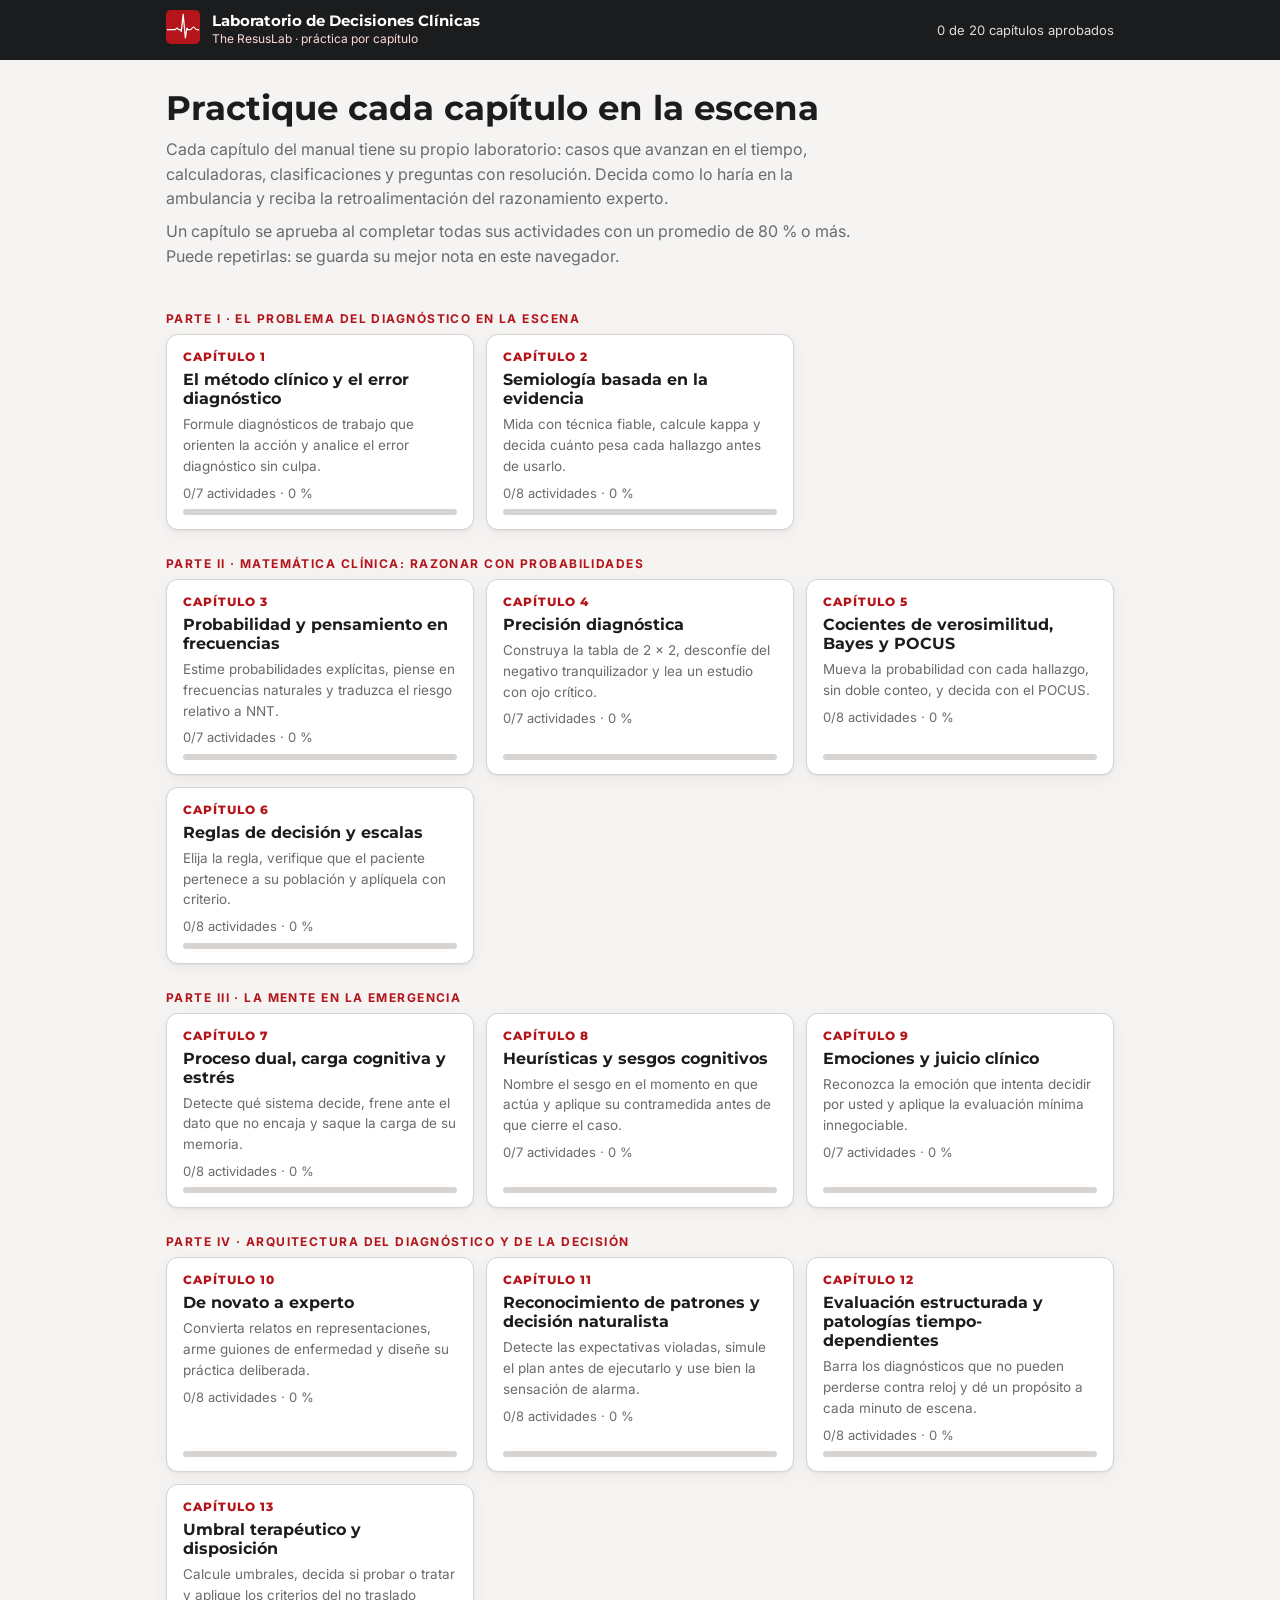
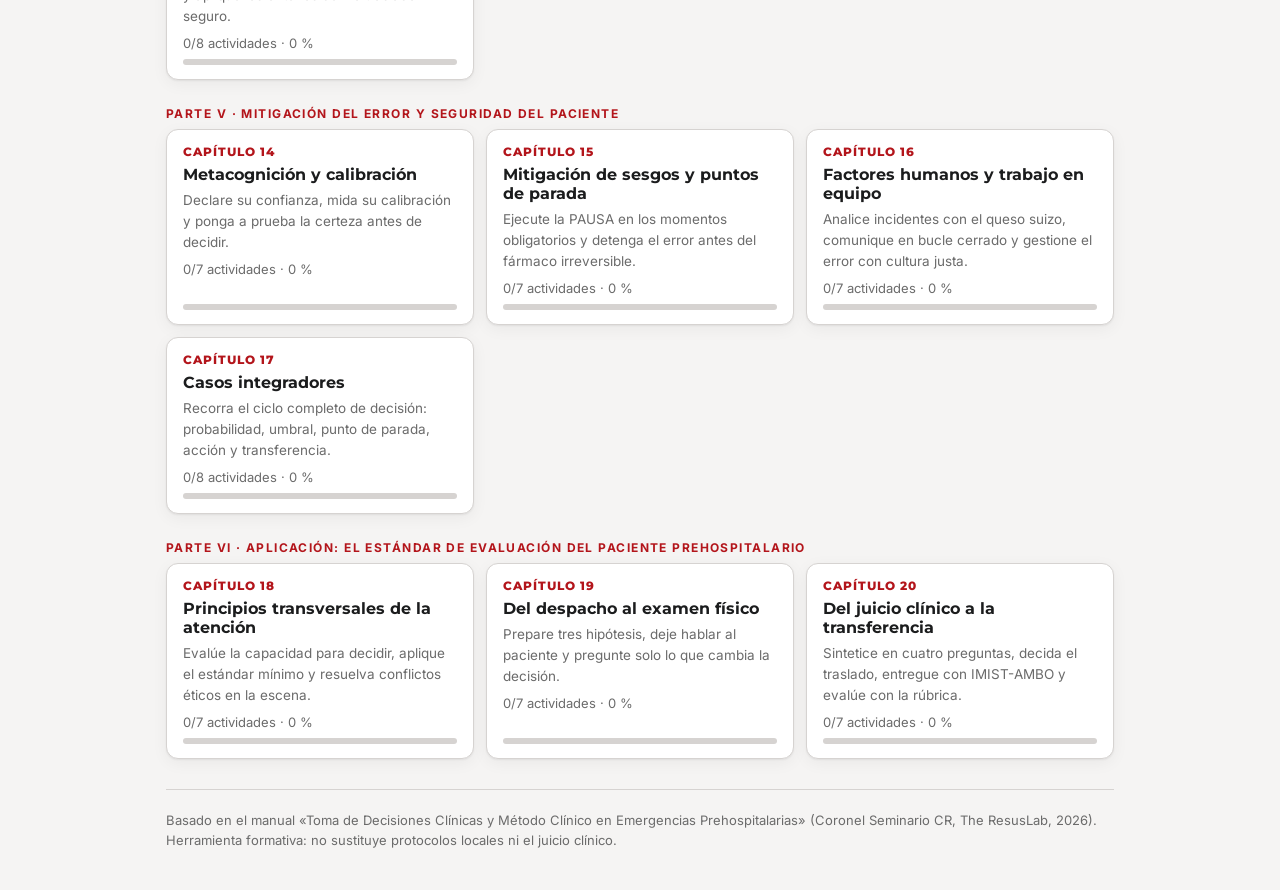
<file: app/index.html>
<!doctype html>
<html lang="es">
<head>
<meta charset="utf-8">
<meta name="viewport" content="width=device-width, initial-scale=1">
<title>Laboratorio de Decisiones</title>
<meta name="description" content="Práctica interactiva por capítulo del manual de Toma de Decisiones Clínicas en Atención Prehospitalaria (The ResusLab).">
<link rel="icon" href="isotipo_resuslab.svg">
<link rel="preconnect" href="https://fonts.googleapis.com">
<link rel="stylesheet" href="https://fonts.googleapis.com/css2?family=Inter:wght@400;600;700&family=Montserrat:wght@700;800&display=swap">
<link rel="stylesheet" href="estilo.css">
</head>
<body>
<div id="app"></div>
<script src="motor.js"></script>
<script>
  /* Carga los capítulos disponibles; los que falten aparecen "en preparación". */
  (function () {
    var pendientes = 20;
    function listo() { if (--pendientes === 0) TDC.iniciar(document.getElementById('app')); }
    for (var n = 1; n <= 20; n++) {
      var s = document.createElement('script');
      s.src = 'capitulos/c' + (n < 10 ? '0' : '') + n + '.js';
      s.onload = s.onerror = listo;
      document.body.appendChild(s);
    }
  })();
</script>
</body>
</html>
</file>
<file: app/estilo.css>
/* Laboratorio de Decisiones · The ResusLab
   Tokens de marca tomados del kit del curso (config/curso.json). */
:root {
  --rojo: #B3151B; --rojo-oscuro: #8E1116; --rojo-tinte: #FBECEC;
  --tinta: #1B1C1D; --texto: #262626; --gris: #6B6B6B; --linea: #D6D3D1;
  --fondo: #F5F4F3; --panel: #FFFFFF;
  --ambar-fondo: #FFF8E1; --ambar-borde: #E0C36A; --ambar-texto: #7A6000;
  --verde: #1E7A46; --verde-tinte: #E6F4EC; --azul: #1F5F9E; --azul-tinte: #E8F0FA;
  --radio: 12px; --sombra: 0 1px 2px rgba(0,0,0,.06), 0 4px 16px rgba(0,0,0,.05);
}
@media (prefers-color-scheme: dark) {
  :root:not([data-theme="light"]) {
    --tinta: #F2F1F0; --texto: #E4E2E0; --gris: #A8A5A2; --linea: #3A3836;
    --fondo: #161514; --panel: #211F1E; --rojo-tinte: #3A1A1B;
    --ambar-fondo: #33290F; --ambar-borde: #7A6420; --ambar-texto: #F0D68A;
    --verde-tinte: #13301F; --verde: #5FCB8C; --azul-tinte: #16263A; --azul: #8AB8EA;
  }
}
* { box-sizing: border-box; }
html, body { margin: 0; }
body { background: var(--fondo); color: var(--texto); font: 16px/1.55 Inter, system-ui, -apple-system, "Segoe UI", sans-serif; }
h1, h2, h3, h4 { font-family: Montserrat, Inter, system-ui, sans-serif; color: var(--tinta); line-height: 1.2; }
a { color: var(--rojo); }
button { font: inherit; cursor: pointer; }
.contenedor { max-width: 980px; margin: 0 auto; padding: 0 16px; }

/* Cabecera */
header.barra { background: var(--tinta); color: #fff; }
@media (prefers-color-scheme: dark) { :root:not([data-theme="light"]) header.barra { background: #0D0C0C; } }
header.barra .contenedor { display: flex; align-items: center; gap: 12px; min-height: 60px; }
header.barra img { width: 34px; height: 34px; }
header.barra .t1 { font: 700 15px Montserrat, sans-serif; color: #fff; }
header.barra .t2 { font-size: 12px; color: #FFD9D9; }
header.barra .progreso-global { margin-left: auto; font-size: 13px; color: #ddd; text-align: right; }
header.barra a { color: inherit; text-decoration: none; }

/* Mapa del curso */
.intro { padding: 28px 0 8px; }
.intro h1 { font-size: clamp(24px, 4vw, 34px); margin: 0 0 8px; }
.intro p { max-width: 70ch; color: var(--gris); margin: 0 0 8px; }
.parte { margin: 26px 0 8px; font: 700 12px Inter; letter-spacing: .12em; text-transform: uppercase; color: var(--rojo); }
.rejilla { display: grid; grid-template-columns: repeat(auto-fill, minmax(260px, 1fr)); gap: 12px; }
.tarjeta-cap { text-decoration: none; background: var(--panel); border: 1px solid var(--linea); border-radius: var(--radio); padding: 14px 16px; box-shadow: var(--sombra); text-align: left; color: inherit; display: flex; flex-direction: column; gap: 6px; transition: transform .12s, border-color .12s; }
.tarjeta-cap:hover { transform: translateY(-2px); border-color: var(--rojo); }
.tarjeta-cap .num { font: 800 12px Montserrat; color: var(--rojo); letter-spacing: .08em; }
.tarjeta-cap .tit { font: 700 16px Montserrat; color: var(--tinta); }
.tarjeta-cap .mision { font-size: 13.5px; color: var(--gris); }
.tarjeta-cap.pendiente { opacity: .55; cursor: default; }
.barrita { height: 6px; background: var(--linea); border-radius: 3px; overflow: hidden; margin-top: auto; }
.barrita > i { display: block; height: 100%; background: var(--rojo); }
.barrita.ok > i { background: var(--verde); }

/* Capítulo */
.cap-cab { padding: 22px 0 6px; }
.cap-cab .volver { background: none; border: 0; color: var(--rojo); padding: 0; font-weight: 600; }
.cap-cab h1 { font-size: clamp(22px, 3.6vw, 30px); margin: 8px 0 6px; }
.caja { border-radius: var(--radio); padding: 12px 16px; margin: 12px 0; border: 1px solid var(--linea); background: var(--panel); }
.caja.objetivo { border-left: 5px solid var(--rojo); }
.caja.escena { background: var(--ambar-fondo); border-color: var(--ambar-borde); }
.caja.escena b { color: var(--ambar-texto); }
.caja .rot { font: 700 11px Inter; letter-spacing: .1em; text-transform: uppercase; color: var(--rojo); display: block; margin-bottom: 2px; }
.pestanas { display: flex; gap: 6px; overflow-x: auto; padding: 8px 0; margin: 10px 0 0; scrollbar-width: thin; }
.pestanas button { flex: 0 0 auto; border: 1px solid var(--linea); background: var(--panel); color: var(--texto); border-radius: 999px; padding: 7px 14px; font-size: 14px; }
.pestanas button.activa { background: var(--tinta); color: var(--fondo); border-color: var(--tinta); }
.pestanas button .chk { color: var(--verde); font-weight: 700; margin-left: 4px; }
.actividad { background: var(--panel); border: 1px solid var(--linea); border-radius: var(--radio); padding: 18px; margin: 10px 0 40px; box-shadow: var(--sombra); }
.actividad > h2 { margin: 0 0 4px; font-size: 21px; }
.actividad .tipo { font: 700 11px Inter; letter-spacing: .1em; text-transform: uppercase; color: var(--gris); }
.instr { color: var(--gris); margin: 6px 0 14px; }

/* Controles */
.btn { border: 0; background: var(--rojo); color: #fff; border-radius: 8px; padding: 10px 18px; font-weight: 600; }
.btn:hover { background: var(--rojo-oscuro); }
.btn:disabled { opacity: .45; cursor: default; }
.btn.sec { background: transparent; color: var(--tinta); border: 1px solid var(--linea); }
.acciones { display: flex; gap: 8px; flex-wrap: wrap; margin-top: 14px; align-items: center; }
.opcion { display: block; width: 100%; text-align: left; border: 1px solid var(--linea); background: var(--panel); color: var(--texto); border-radius: 8px; padding: 10px 14px; margin: 6px 0; }
.opcion:hover:not(:disabled) { border-color: var(--rojo); }
.opcion.sel { border-color: var(--tinta); box-shadow: inset 0 0 0 1px var(--tinta); }
.opcion.bien { background: var(--verde-tinte); border-color: var(--verde); }
.opcion.mal { background: var(--rojo-tinte); border-color: var(--rojo); }
.fb { border-radius: 8px; padding: 10px 14px; margin-top: 10px; font-size: 15px; }
.fb.bien { background: var(--verde-tinte); border-left: 4px solid var(--verde); }
.fb.mal { background: var(--rojo-tinte); border-left: 4px solid var(--rojo); }
.fb.info { background: var(--azul-tinte); border-left: 4px solid var(--azul); }
input[type=number], input[type=text], select, textarea { font: inherit; padding: 8px 10px; border: 1px solid var(--linea); border-radius: 8px; background: var(--panel); color: var(--texto); }
input[type=number] { width: 110px; }
input[type=range] { width: 100%; accent-color: var(--rojo); }
.cifra { display: inline-block; background: var(--ambar-fondo); border: 1px solid var(--ambar-borde); color: var(--ambar-texto); border-radius: 8px; padding: 6px 12px; font-weight: 700; margin: 4px 6px 4px 0; }
.cifra small { display: block; font-weight: 500; font-size: 11px; }
.pregunta-n { font-size: 13px; color: var(--gris); }
.enunciado { font-weight: 600; margin: 4px 0 8px; color: var(--tinta); }
.resultado { text-align: center; padding: 18px 8px; }
.resultado .nota { font: 800 42px Montserrat; color: var(--rojo); }
.resultado.ok .nota { color: var(--verde); }
table.t { width: 100%; border-collapse: collapse; font-size: 14.5px; margin: 8px 0; }
table.t th, table.t td { border-bottom: 1px solid var(--linea); padding: 6px 8px; text-align: left; vertical-align: top; }
table.t th { font-size: 12px; text-transform: uppercase; letter-spacing: .06em; color: var(--gris); }
.tabla-scroll { overflow-x: auto; }

/* Caso ramificado */
.linea-tiempo { display: flex; gap: 4px; margin-bottom: 12px; }
.linea-tiempo i { flex: 1; height: 5px; border-radius: 3px; background: var(--linea); }
.linea-tiempo i.hecho { background: var(--rojo); }
.monitor { background: #0F1412; color: #9EF2B5; border-radius: 10px; padding: 10px 14px; font: 600 14px ui-monospace, Menlo, Consolas, monospace; display: flex; flex-wrap: wrap; gap: 6px 18px; margin: 8px 0; }
.monitor span b { color: #fff; font-weight: 700; margin-left: 4px; }
.datos { margin: 6px 0; }
.experto { background: var(--fondo); border-radius: 8px; padding: 10px 14px; margin-top: 10px; font-style: italic; border-left: 4px solid var(--tinta); }
.experto::before { content: "Razonamiento experto: "; font-style: normal; font-weight: 700; }

/* Clasificar */
.item-clas { border: 1px solid var(--linea); border-radius: 10px; padding: 10px 12px; margin: 8px 0; background: var(--panel); }
.item-clas .txt { font-weight: 600; margin-bottom: 6px; }
.item-clas .bots { display: flex; gap: 6px; flex-wrap: wrap; }
.item-clas .bots button { border: 1px solid var(--linea); background: var(--fondo); color: var(--texto); border-radius: 999px; padding: 5px 12px; font-size: 14px; }
.item-clas .bots button.sel { background: var(--tinta); color: var(--fondo); }
.item-clas.bien { border-color: var(--verde); background: var(--verde-tinte); }
.item-clas.mal { border-color: var(--rojo); background: var(--rojo-tinte); }
.item-clas .porque { font-size: 14px; margin-top: 6px; }

/* Ordenar */
.orden li { list-style: none; display: flex; align-items: center; gap: 8px; border: 1px solid var(--linea); background: var(--panel); border-radius: 8px; padding: 8px 10px; margin: 6px 0; }
.orden { padding: 0; margin: 0; }
.orden li .n { font: 800 14px Montserrat; color: var(--rojo); width: 22px; }
.orden li .txt { flex: 1; }
.orden li button { border: 1px solid var(--linea); background: var(--fondo); color: var(--texto); border-radius: 6px; width: 34px; height: 30px; }
.orden li.bien { border-color: var(--verde); background: var(--verde-tinte); }
.orden li.mal { border-color: var(--rojo); background: var(--rojo-tinte); }

/* Tarjetas */
.flash { perspective: 1000px; min-height: 180px; cursor: pointer; margin: 8px 0; }
.flash .cara { border: 1px solid var(--linea); border-radius: var(--radio); padding: 24px; min-height: 180px; display: flex; align-items: center; justify-content: center; text-align: center; font-size: 18px; background: var(--panel); }
.flash .cara.rev { background: var(--ambar-fondo); border-color: var(--ambar-borde); font-size: 16px; }

/* Barra de probabilidad */
.prob-barra { position: relative; height: 26px; border-radius: 6px; background: linear-gradient(90deg, var(--verde-tinte), var(--ambar-fondo), var(--rojo-tinte)); border: 1px solid var(--linea); margin: 8px 0 22px; }
.prob-barra .marca { position: absolute; top: -4px; bottom: -4px; width: 3px; background: var(--tinta); border-radius: 2px; }
.prob-barra .marca.post { background: var(--rojo); }
.prob-barra .marca span { position: absolute; top: 32px; left: 50%; transform: translateX(-50%); font-size: 12px; white-space: nowrap; font-weight: 700; }
.prob-barra .umbral { position: absolute; top: 0; bottom: 0; border-left: 2px dashed var(--gris); }
.prob-barra .umbral span { position: absolute; top: -18px; left: 2px; font-size: 11px; color: var(--gris); white-space: nowrap; }
.pie { color: var(--gris); font-size: 13px; padding: 20px 0 40px; border-top: 1px solid var(--linea); margin-top: 30px; }
.fila { display: flex; gap: 12px; flex-wrap: wrap; align-items: center; }
.col2 { display: grid; grid-template-columns: 1fr 1fr; gap: 16px; }
@media (max-width: 680px) { .col2 { grid-template-columns: 1fr; } .actividad { padding: 14px; } }
select { max-width: 100%; }
.prob-barra .marca:first-child span, .prob-barra .marca span { max-width: 45vw; }
</file>
